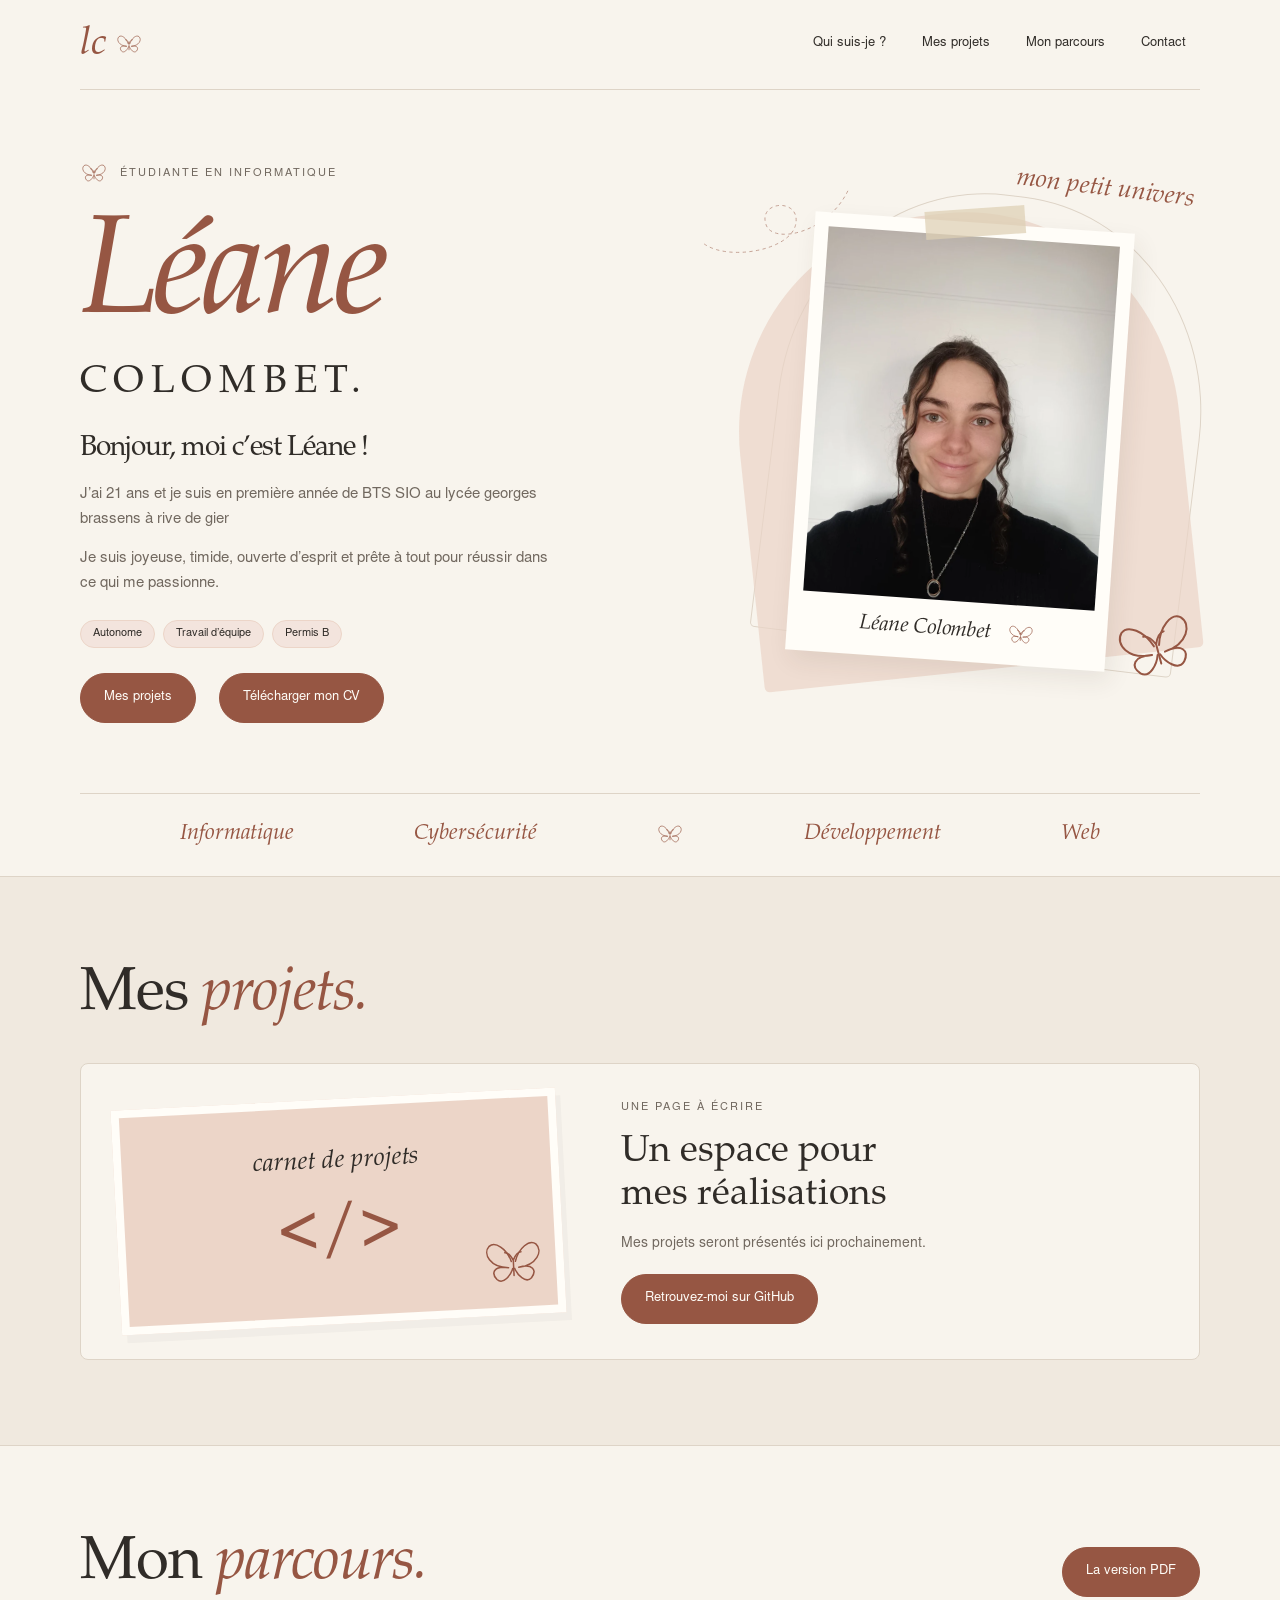
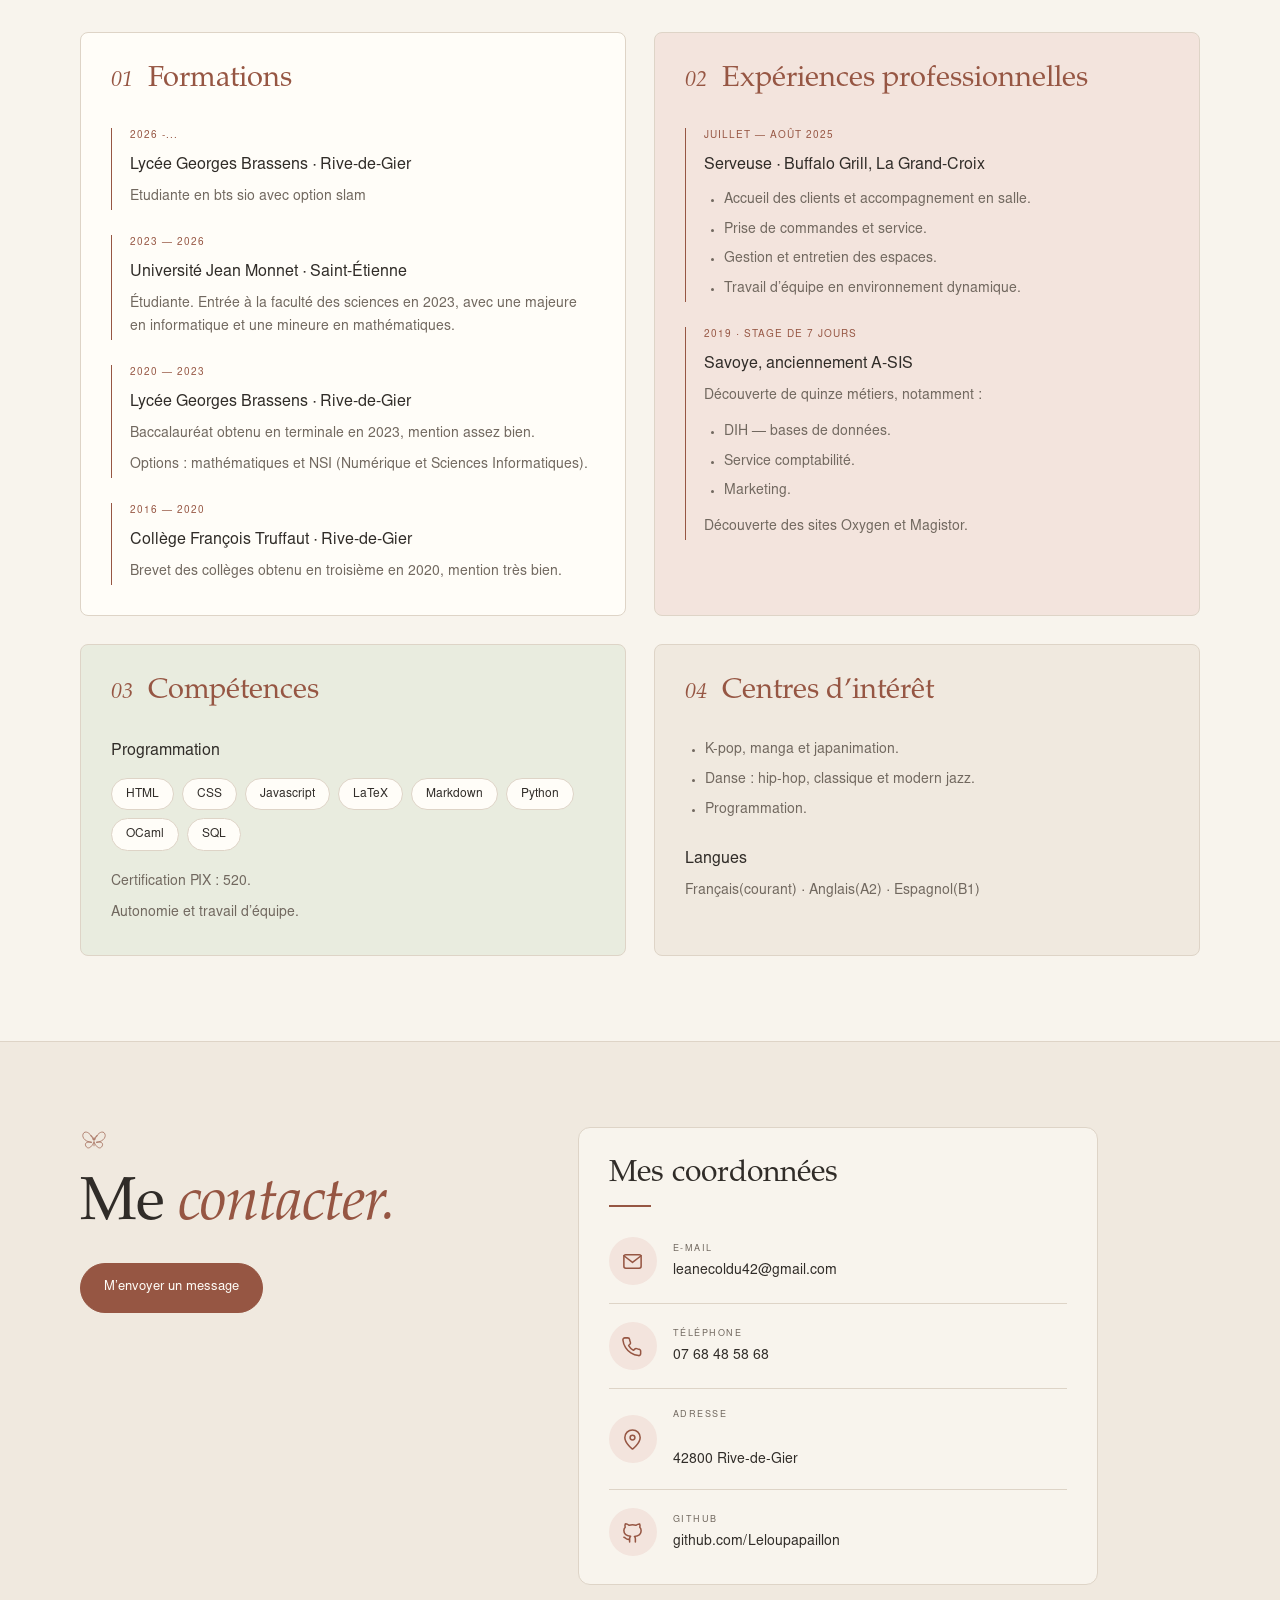
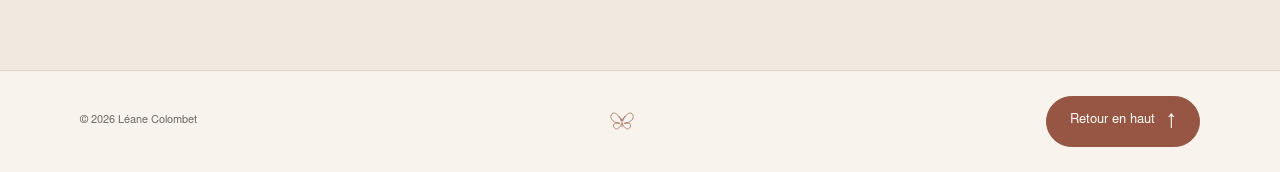
<file: index.html>
<!DOCTYPE html>
<html lang="fr">
<head>
    <meta charset="UTF-8">
    <meta name="viewport" content="width=device-width, initial-scale=1.0">
    <title>Mon portfolio</title>
    <meta http-equiv="refresh" content="0; url=./portfolio-leane-colombet/index.html">
</head>
<body>
    <p>
        Redirection vers mon portfolio...
        <a href="./portfolio-leane-colombet/index.html">
            Cliquez ici si la redirection ne fonctionne pas.
        </a>
    </p>
</body>
</html>
</file>
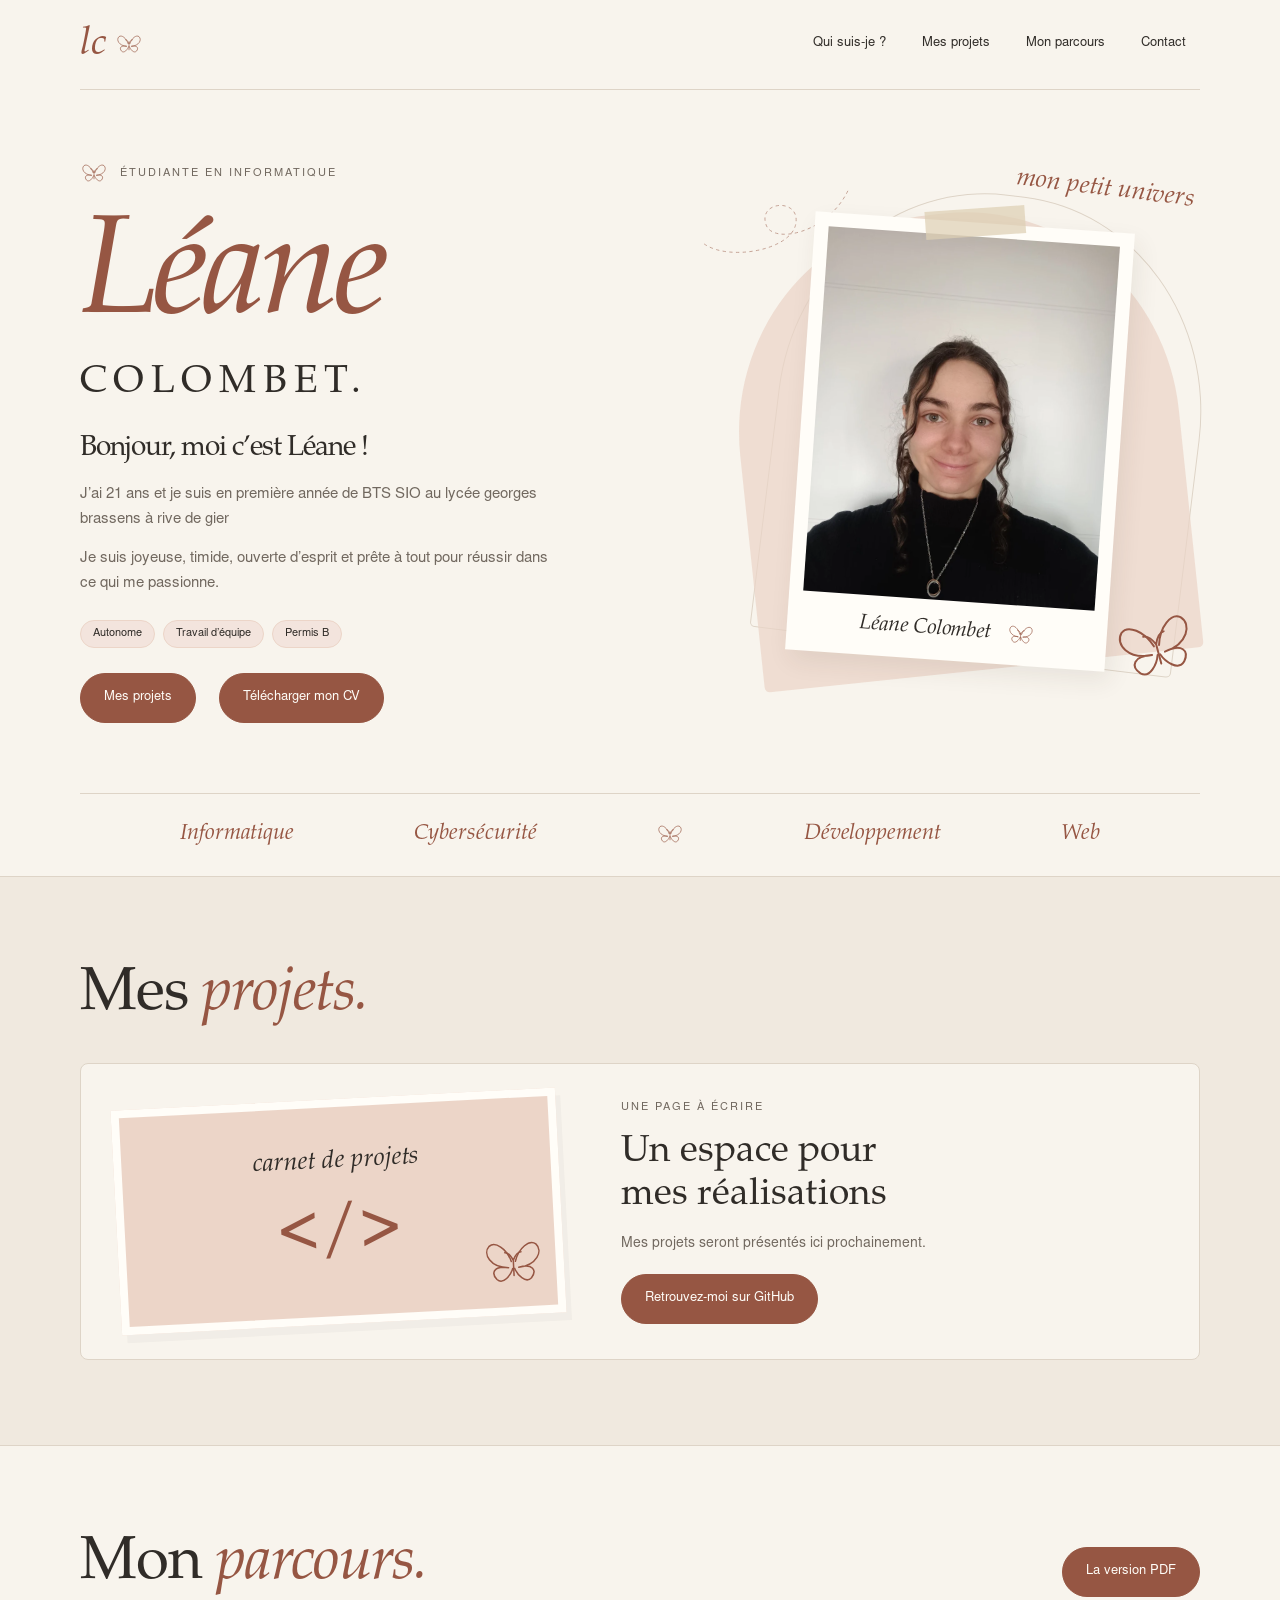
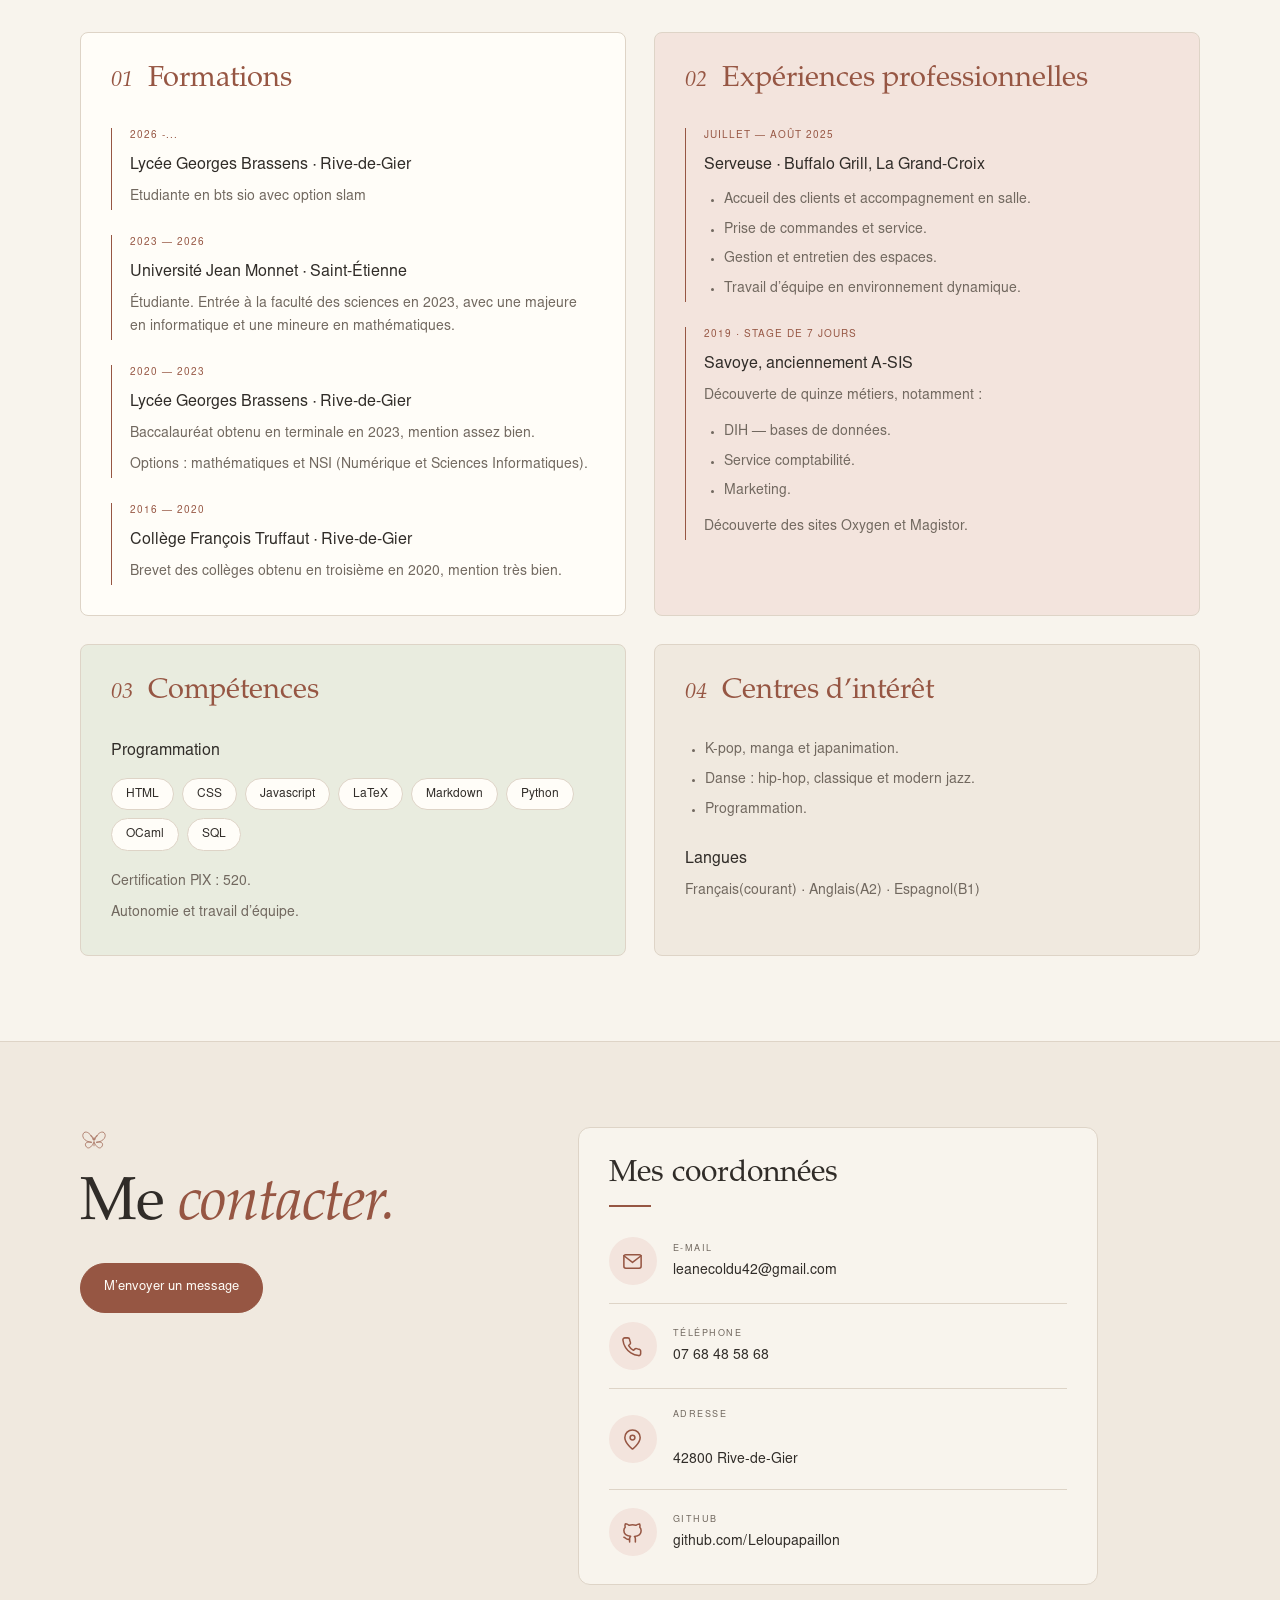
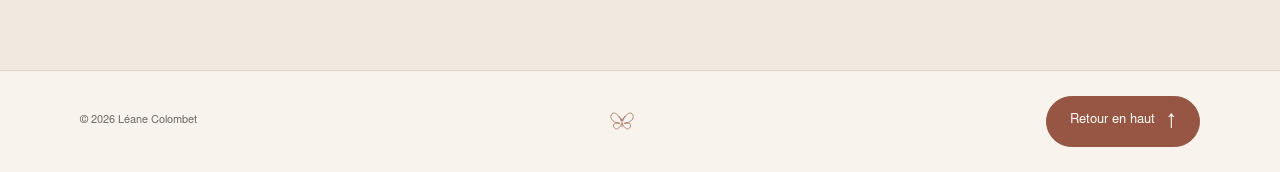
<file: portfolio-leane-colombet/index.html>
<!DOCTYPE html>
<html lang="fr">
<head>
  <meta charset="UTF-8">
  <meta name="viewport" content="width=device-width, initial-scale=1">
  <meta name="theme-color" content="#f8f4ed">
  <meta name="description" content="Portfolio de Léane Colombet, étudiante en informatique : présentation, formations, expériences, compétences et centres d’intérêt.">
  <title>Léane Colombet — Portfolio</title>
  <link rel="icon" type="image/svg+xml" href="assets/papillon.svg">
  <link rel="stylesheet" href="style.css?v=parcours-retour-6">
  <script src="script.js" defer></script>
</head>
<body>
  <a class="skip-link" href="#contenu">Aller au contenu</a>

  <!--  les liens du menu ici. -->
  <header class="header container">
    <a class="logo" href="#a-propos" aria-label="Léane Colombet, accueil">
      lc
      <img class="butterfly" src="assets/papillon.svg" alt="" width="28" height="28">
    </a>

    <button class="menu-button" aria-controls="navigation" aria-expanded="false" aria-label="Ouvrir le menu">
      <span></span>
      <span></span>
    </button>

    <nav class="navigation" id="navigation" aria-label="Navigation principale">
      <a href="#a-propos">Qui suis-je ?</a>
      <a href="#projets">Mes projets</a>
      <a href="#cv">Mon parcours</a>
      <a href="#contact">Contact</a>
    </nav>
  </header>

  <main id="contenu">
    <!-- PRÉSENTATION : le texte et la photo peuvent être remplacés ici. -->
    <section class="hero container" id="a-propos" aria-labelledby="nom">
      <div class="hero-text">
        <p class="eyebrow">
          <img class="butterfly" src="assets/papillon.svg" alt="" width="28" height="28">
          ÉTUDIANTE EN INFORMATIQUE
        </p>

        <h1 id="nom"><em>Léane</em><span class="surname">Colombet.</span></h1>

        <h2 class="hello">Bonjour, moi c’est Léane !</h2>
        <p>J’ai 21 ans et je suis en première année de BTS SIO au lycée georges brassens à rive de gier </p>
        <p>Je suis joyeuse, timide, ouverte d’esprit et prête à tout pour réussir dans ce qui me passionne.</p>

        <div class="qualities" aria-label="Mes qualités et informations pratiques">
          <span>Autonome</span>
          <span>Travail d’équipe</span>
          <span>Permis B</span>
        </div>

        <div class="hero-links">
          <a class="button" href="#projets">Mes projets</a>
          <a class="button" href="assets/CV_Leane_Colombet.pdf" download>Télécharger mon CV</a>
        </div>
      </div>

      <div class="portrait-area">
        <span class="portrait-note" aria-hidden="true">mon petit univers</span>
        <img class="flight-path" src="assets/envol.svg" alt="" width="180" height="90">
        <figure class="portrait">
          <span class="tape" aria-hidden="true"></span>
          <img class="portrait-photo" src="assets/leane-colombet.webp" alt="Portrait de Léane Colombet" width="698" height="928" fetchpriority="high">
          <figcaption>Léane Colombet <img class="butterfly" src="assets/papillon.svg" alt="" width="28" height="28"></figcaption>
        </figure>
        <img class="portrait-butterfly" src="assets/papillon.svg" alt="" width="85" height="85">
      </div>
    </section>

    <!-- Une ligne discrète sur les centres d'intérêt, déjà présents dans le CV. -->
    <div class="universe-strip container" aria-label="Mon univers">
      <span>Informatique</span>
      <span>Cybersécurité</span>
      <img class="butterfly" src="assets/papillon.svg" alt="" width="28" height="28">
      <span>Développement</span>
      <span>Web</span>
    </div>

    <!-- PROJETS : ajouter les réalisations réelles de Léane dans cette section. -->
    <section class="projects section" id="projets" aria-labelledby="projects-title">
      <div class="container">
        <div class="section-heading">
          <h2 id="projects-title">Mes <em>projets.</em></h2>
        </div>

        <div class="projects-placeholder">
          <!-- Illustration décorative en HTML/CSS, sans image à télécharger. -->
          <div class="project-art" aria-hidden="true">
            <span class="project-art-title">carnet de projets</span>
            <span class="project-code">&lt;/&gt;</span>
            <img src="assets/papillon.svg" alt="" width="65" height="65">
          </div>
          <div class="project-description">
            <p class="eyebrow">UNE PAGE À ÉCRIRE</p>
            <h3>Un espace pour<br>mes réalisations</h3>
            <p>Mes projets seront présentés ici prochainement.</p>
            <a class="button" href="https://github.com/Leloupapaillon" target="_blank" rel="noopener noreferrer">Retrouvez-moi sur GitHub</a>
          </div>
        </div>

        <!--
          POUR AJOUTER UN PROJET : remplacer l'encadré ci-dessus par exemple par :

          <article class="project">
            <h3>Nom du projet</h3>
            <p>Présentation du projet et de ce que j'ai réalisé.</p>
            <a class="button" href="URL_DU_PROJET">Voir le projet</a>
          </article>
        -->
      </div>
    </section>

    <section class="resume section container" id="cv" aria-labelledby="resume-title">
      <div class="section-heading resume-heading">
        <div>
          <h2 id="resume-title">Mon <em>parcours.</em></h2>
        </div>
        <a class="button" href="assets/CV_Leane_Colombet.pdf" download>La version PDF</a>
      </div>

      <div class="resume-grid">
        <section class="resume-block study-card" aria-labelledby="formations-title">
          <div class="card-heading">
            <span class="card-number" aria-hidden="true">01</span>
            <h3 id="formations-title">Formations</h3>
          </div>
          <article class="resume-item">
              <p class="date"> 2026 -...</p>
              <h4>Lycée Georges Brassens · Rive-de-Gier</h4>
              <p>Etudiante en bts sio avec option slam </option></p>
          </article>
          <article class="resume-item">
            <p class="date">2023 — 2026</p>
            <h4>Université Jean Monnet · Saint-Étienne</h4>
            <p>Étudiante. Entrée à la faculté des sciences en 2023, avec une majeure en informatique et une mineure en mathématiques.</p>
          </article>

          <article class="resume-item">
            <p class="date">2020 — 2023</p>
            <h4>Lycée Georges Brassens · Rive-de-Gier</h4>
            <p>Baccalauréat obtenu en terminale en 2023, mention assez bien.</p>
            <p>Options : mathématiques et NSI (Numérique et Sciences Informatiques).</p>
          </article>

          <article class="resume-item">
            <p class="date">2016 — 2020</p>
            <h4>Collège François Truffaut · Rive-de-Gier</h4>
            <p>Brevet des collèges obtenu en troisième en 2020, mention très bien.</p>
          </article>
        </section>

        <section class="resume-block experience-card" aria-labelledby="experience-title">
          <div class="card-heading">
            <span class="card-number" aria-hidden="true">02</span>
            <h3 id="experience-title">Expériences professionnelles</h3>
          </div>

          <article class="resume-item">
            <p class="date">JUILLET — AOÛT 2025</p>
            <h4>Serveuse · Buffalo Grill, La Grand-Croix</h4>
            <ul>
              <li>Accueil des clients et accompagnement en salle.</li>
              <li>Prise de commandes et service.</li>
              <li>Gestion et entretien des espaces.</li>
              <li>Travail d’équipe en environnement dynamique.</li>
            </ul>
          </article>

          <article class="resume-item">
            <p class="date">2019 · STAGE DE 7 JOURS</p>
            <h4>Savoye, anciennement A-SIS</h4>
            <p>Découverte de quinze métiers, notamment :</p>
            <ul>
              <li>DIH — bases de données.</li>
              <li>Service comptabilité.</li>
              <li>Marketing.</li>
            </ul>
            <p>Découverte des sites Oxygen et Magistor.</p>
          </article>
        </section>

        <section class="resume-block skills-card" aria-labelledby="skills-title">
          <div class="card-heading">
            <span class="card-number" aria-hidden="true">03</span>
            <h3 id="skills-title">Compétences</h3>
          </div>
          <h4>Programmation</h4>
          <ul class="skill-tags" aria-label="Langages et outils">
            <li>HTML</li>
            <li>CSS</li>
            <li>Javascript</li>
            <li>LaTeX</li>
            <li>Markdown</li>
            <li>Python</li>
            <li>OCaml</li>
            <li>SQL</li>
          </ul>
          <p>Certification PIX : 520.</p>
          <p>Autonomie et travail d’équipe.</p>
        </section>

        <section class="resume-block interests-card" aria-labelledby="interests-title">
          <div class="card-heading">
            <span class="card-number" aria-hidden="true">04</span>
            <h3 id="interests-title">Centres d’intérêt</h3>
          </div>
          <ul>
            <li>K-pop, manga et japanimation.</li>
            <li>Danse : hip-hop, classique et modern jazz.</li>
            <li>Programmation.</li>
          </ul>
          <h4 class="languages-title">Langues</h4>
          <p>Français(courant) · Anglais(A2) · Espagnol(B1)</p>
        </section>
      </div>
    </section>

    
    <section class="contact section" id="contact" aria-labelledby="contact-title">
      <div class="container contact-layout">
        <div class="section-heading">
          <img class="butterfly" src="assets/papillon.svg" alt="" width="28" height="28">
          <h2 id="contact-title">Me <em>contacter.</em></h2>
          <a class="button" href="mailto:leanecoldu42@gmail.com">M’envoyer un message</a>
        </div>

        <div class="contact-card">
          <h3 class="contact-card-title">Mes coordonnées</h3>

          <!-- Les SVG sont de petites icônes intégrées : aucun fichier de police supplémentaire. -->
          <address class="contact-details">
            <a class="contact-row" href="mailto:leanecoldu42@gmail.com">
              <span class="contact-icon" aria-hidden="true">
                <svg viewBox="0 0 24 24" focusable="false">
                  <rect x="3" y="5" width="18" height="14" rx="2"/>
                  <path d="m3 6 9 7 9-7"/>
                </svg>
              </span>
              <span class="contact-text">
                <span class="contact-label">E-MAIL</span>
                <span class="contact-value">leanecoldu42@gmail.com</span>
              </span>
            </a>

            <a class="contact-row" href="tel:+33768485868">
              <span class="contact-icon" aria-hidden="true">
                <svg viewBox="0 0 24 24" focusable="false">
                  <path d="M20.5 16.5v3a2 2 0 0 1-2.2 2 18 18 0 0 1-8-2.8 18 18 0 0 1-5.5-5.5 18 18 0 0 1-2.8-8A2 2 0 0 1 4 3h3a2 2 0 0 1 2 1.7c.1 1 .4 2 .8 2.9a2 2 0 0 1-.5 2.1L8 11a14 14 0 0 0 5 5l1.3-1.3a2 2 0 0 1 2.1-.5c.9.4 1.9.7 2.9.8a2 2 0 0 1 1.2 1.5Z"/>
                </svg>
              </span>
              <span class="contact-text">
                <span class="contact-label">TÉLÉPHONE</span>
                <span class="contact-value">07 68 48 58 68</span>
              </span>
            </a>

            <div class="contact-row">
              <span class="contact-icon" aria-hidden="true">
                <svg viewBox="0 0 24 24" focusable="false">
                  <path d="M20 10c0 6-8 12-8 12S4 16 4 10a8 8 0 1 1 16 0Z"/>
                  <circle cx="12" cy="10" r="2.5"/>
                </svg>
              </span>
              <span class="contact-text">
                <span class="contact-label">ADRESSE</span>
                <span class="contact-value"><br>42800 Rive-de-Gier</span>
              </span>
            </div>

            <a class="contact-row" href="https://github.com/Leloupapaillon" target="_blank" rel="noopener noreferrer">
              <span class="contact-icon" aria-hidden="true">
                <svg viewBox="0 0 24 24" focusable="false">
                  <path d="M9 19c-4 1-4-2-6-2m12 5v-3.5c0-1-.2-1.7-1-2.4 3.5-.4 7-1.7 7-6a5 5 0 0 0-1.4-3.5 5 5 0 0 0-.1-3.5s-1.3-.4-4 1.4a13 13 0 0 0-7 0C5.8 2.6 4.5 3 4.5 3a5 5 0 0 0-.1 3.5A5 5 0 0 0 3 10c0 4.3 3.5 5.6 7 6-.8.7-1 1.4-1 2.4V22"/>
                </svg>
              </span>
              <span class="contact-text">
                <span class="contact-label">GITHUB</span>
                <span class="contact-value">github.com/Leloupapaillon</span>
              </span>
            </a>
          </address>
        </div>
      </div>
    </section>
  </main>

  <footer class="footer container">
    <p>© <span id="year">2026</span> Léane Colombet</p>
    <img class="butterfly" src="assets/papillon.svg" alt="" width="28" height="28">
    <a class="button" href="#a-propos">Retour en haut <span class="button-arrow" aria-hidden="true">↑</span></a>
  </footer>
</body>
</html>
</file>
<file: portfolio-leane-colombet/style.css>
/* ==================================================
   1. POLICES
   Les fichiers WOFF sont les polices du site.
   Pour utiliser uniquement les polices de l'ordinateur,
   supprimer ces trois blocs et changer les variables
   --font-title et --font-text dans la section suivante.
   ================================================== */

@font-face {
  font-family: 'Editorial';
  src: url('assets/editorial.woff') format('woff');
  font-weight: 400;
  font-style: normal;
  font-display: swap;
}

@font-face {
  font-family: 'Editorial';
  src: url('assets/editorial-italic.woff') format('woff');
  font-weight: 400;
  font-style: italic;
  font-display: swap;
}

@font-face {
  font-family: 'SoftSans';
  src: url('assets/sans.woff') format('woff');
  font-weight: 400;
  font-style: normal;
  font-display: swap;
}

/* ==================================================
   2. COULEURS ET RÉGLAGES 
   
   ================================================== */

:root {
  --background: #f8f4ed;
  --background-soft: #f0e9df;
  --text: #302c28;
  --text-soft: #71685f;
  --accent: #965643;
  --pink: #ecd5c8;
  --pink-soft: #f3e4dd;
  --sage: #e9ecdf;
  --border: #ded4c7;
  --white: #fffdf8;
  --font-title: 'Editorial', Georgia, serif;
  --font-text: 'SoftSans', Arial, sans-serif;
  --page-width: 1120px;
}

/* ==================================================
   3. BASE COMMUNE À TOUTES LES RUBRIQUES
   ================================================== */

* {
  box-sizing: border-box;
}

html {
  scroll-behavior: smooth;
  scroll-padding-top: 25px;
}

body {
  margin: 0;
  background: var(--background);
  color: var(--text);
  font-family: var(--font-text);
  font-size: 16px;
  line-height: 1.7;
}

h1, h2, h3, h4, p, figure {
  margin: 0;
}

h1, h2, h3, h4 {
  font-weight: 400;
}

h2 {
  font-family: var(--font-title);
  font-size: 60px;
  letter-spacing: -1px;
  line-height: 1.1;
}

h2 em {
  color: var(--accent);
}

a {
  color: inherit;
  text-decoration: none;
}

a:hover {
  color: var(--accent);
}

img {
  display: block;
  max-width: 100%;
  height: auto;
  
}

button {
  color: inherit;
  font: inherit;
  cursor: pointer;
}

ul {
  padding-left: 20px;
  margin: 12px 0;
}

li {
  margin-bottom: 6px;
}

:focus-visible {
  outline: 2px solid var(--accent);
  outline-offset: 5px;
}

::selection {
  background: var(--pink);
}

.container {
  width: calc(100% - 64px);
  max-width: var(--page-width);
  margin: 0 auto;
}

.section {
  padding: 85px 0;
}

.eyebrow {
  display: flex;
  align-items: center;
  gap: 12px;
  color: var(--text-soft);
  font-size: 11px;
  letter-spacing: 2px;
}

.section-heading {
  margin-bottom: 35px;
}

.section-heading .eyebrow {
  margin-bottom: 12px;
}

.butterfly {
  width: 28px;
  height: 28px;
  flex-shrink: 0;
}

.button {
  display: inline-flex;
  align-items: center;
  justify-content: center;
  padding: 13px 23px;
  background: var(--accent);
  color: var(--white);
  border: 1px solid var(--accent);
  border-radius: 30px;
  font-size: 13px;
  transition: background 0.2s, transform 0.2s;
}

/* Flèche réservée au bouton « Retour en haut ». */
.button-arrow {
  margin-left: 12px;
  font-size: 18px;
  line-height: 1;
}

.button:hover {
  transform: translateY(-2px);
  background: var(--text);
  border-color: var(--text);
  color: var(--white);
}

.skip-link {
  position: fixed;
  top: 10px;
  left: 10px;
  z-index: 20;
  padding: 10px 20px;
  background: var(--text);
  color: var(--white);
  transform: translateY(-200%);
}

.skip-link:focus {
  transform: translateY(0);
  color: var(--white);
}

/* ==================================================
   4. EN-TÊTE ET MENU
   ================================================== */

.header {
  position: relative;
  display: flex;
  align-items: center;
  justify-content: space-between;
  min-height: 90px;
  border-bottom: 1px solid var(--border);
}

.logo {
  display: flex;
  align-items: center;
  gap: 8px;
  color: var(--accent);
  font-family: var(--font-title);
  font-size: 39px;
  font-style: italic;
  line-height: 1;
}

.navigation {
  display: flex;
  gap: 8px;
  font-size: 13px;
}

.navigation a {
  padding: 8px 14px;
  border-radius: 20px;
  transition: background 0.2s;
}

.navigation a:hover {
  background: var(--pink);
}

.menu-button {
  display: none;
}

/* ==================================================
   5. PRÉSENTATION ET PHOTO
   ================================================== */

.hero {
  display: grid;
  grid-template-columns: 1.2fr 1fr;
  align-items: center;
  gap: 65px;
  padding-top: 70px;
  padding-bottom: 70px;
}

.hero h1 {
  margin: 25px 0 32px;
  font-family: var(--font-title);
  font-size: clamp(100px, 11vw, 150px);
  line-height: 0.95;
  letter-spacing: -5px;
}

.hero h1 em {
  color: var(--accent);
}

/* Le prénom et le nom ont volontairement des tailles différentes. */
.surname {
  display: block;
  margin-top: 17px;
  color: var(--text);
  font-size: 39px;
  letter-spacing: 7px;
  text-transform: uppercase;
}

.hello {
  margin-bottom: 17px;
  font-size: 28px;
}

.hero-text > p:not(.eyebrow) {
  max-width: 475px;
  margin-bottom: 13px;
  color: var(--text-soft);
  font-size: 15px;
}

.qualities {
  display: flex;
  flex-wrap: wrap;
  gap: 8px;
  margin: 23px 0;
}

.qualities span {
  padding: 4px 12px;
  background: var(--pink-soft);
  border: 1px solid var(--pink);
  border-radius: 20px;
  font-size: 11px;
}

.hero-links {
  display: flex;
  flex-wrap: wrap;
  align-items: center;
  gap: 23px;
  margin-top: 25px;
}

.portrait-area {
  position: relative;
  display: flex;
  align-items: center;
  justify-content: center;
  min-height: 520px;
  isolation: isolate;
}

/* Le fond rose est indépendant de la photo. */
.portrait-area::before {
  content: '';
  position: absolute;
  width: 92%;
  height: 88%;
  background: var(--pink);
  border-radius: 48% 48% 5px 5px;
  opacity: 0.7;
  transform: rotate(-6deg);
}

/* Un contour fin accompagne le fond rose. */
.portrait-area::after {
  content: '';
  position: absolute;
  z-index: -1;
  top: 12px;
  right: 0;
  width: 88%;
  height: 88%;
  border: 1px solid var(--border);
  border-radius: 48% 48% 5px 5px;
  transform: rotate(7deg);
}

.portrait-note {
  position: absolute;
  top: -13px;
  right: 5px;
  color: var(--accent);
  font-family: var(--font-title);
  font-size: 25px;
  font-style: italic;
  transform: rotate(7deg);
}

.flight-path {
  position: absolute;
  top: 3px;
  left: -18px;
  width: 150px;
  opacity: 0.6;
}

.portrait {
  position: relative;
  width: 320px;
  padding: 14px 14px 0;
  background: var(--white);
  box-shadow: 5px 10px 25px #40342915;
  transform: rotate(4deg);
  transition: transform 0.3s;
}

.portrait:hover {
  transform: rotate(1deg);
}

.portrait-photo {
  width: 100%;
  height: 365px;
  object-fit: cover;
  object-position: center 39%;
}

.portrait figcaption {
  display: flex;
  align-items: center;
  justify-content: center;
  gap: 15px;
  min-height: 60px;
  font-family: var(--font-title);
  font-size: 21px;
  font-style: italic;
}

.tape {
  position: absolute;
  top: -14px;
  left: calc(50% - 50px);
  width: 100px;
  height: 28px;
  background: #ded0b5b8;
  transform: rotate(-8deg);
}

.portrait-butterfly {
  position: absolute;
  right: 0;
  bottom: 10px;
  width: 85px;
  height: 85px;
  transform: rotate(-15deg);
}

/* Une petite ligne des centres d'intérêt sépare les rubriques. */
.universe-strip {
  display: flex;
  align-items: center;
  justify-content: space-evenly;
  gap: 20px;
  padding: 22px 0;
  border-top: 1px solid var(--border);
  color: var(--accent);
  font-family: var(--font-title);
  font-size: 22px;
  font-style: italic;
}

/* ==================================================
   6. PROJETS
   Ajouter les projets dans index.html.
   ================================================== */

.projects {
  background: var(--background-soft);
  border-top: 1px solid var(--border);
  border-bottom: 1px solid var(--border);
}

.projects-placeholder,
.project {
  padding: 35px;
  background: var(--background);
  border: 1px solid var(--border);
  border-radius: 8px;
}

.projects-placeholder {
  display: grid;
  grid-template-columns: 0.9fr 1.1fr;
  align-items: center;
  gap: 60px;
}

/* Le petit carnet est dessiné uniquement avec du CSS. */
.project-art {
  position: relative;
  display: flex;
  flex-direction: column;
  align-items: center;
  justify-content: center;
  min-height: 225px;
  padding: 25px;
  background: var(--pink);
  border: 8px solid var(--white);
  box-shadow: 5px 8px 0 #302c2808;
  transform: rotate(-3deg);
}

.project-art-title {
  font-family: var(--font-title);
  font-size: 25px;
  font-style: italic;
}

.project-code {
  margin-top: 5px;
  color: var(--accent);
  font-family: var(--font-title);
  font-size: 67px;
  line-height: 1.4;
}

.project-art img {
  position: absolute;
  right: 10px;
  bottom: 10px;
  width: 65px;
}

.projects .project-description h3 {
  margin: 15px 0;
  font-size: 37px;
  line-height: 1.15;
}

.projects h3 {
  margin-bottom: 8px;
  font-family: var(--font-title);
  font-size: 28px;
}

.projects p:not(.eyebrow) {
  color: var(--text-soft);
  font-size: 14px;
}

.projects .button {
  margin-top: 18px;
}

.project + .project {
  margin-top: 20px;
}

/* ==================================================
   7. CV : FORMATIONS, EXPÉRIENCES, COMPÉTENCES,
   CENTRES D'INTÉRÊT ET LANGUES
   ================================================== */

.resume-heading {
  display: flex;
  align-items: end;
  justify-content: space-between;
  gap: 25px;
}

.resume-grid {
  display: grid;
  grid-template-columns: 1fr 1fr;
  gap: 28px;
}

.resume-block {
  padding: 30px;
  background: var(--white);
  border: 1px solid var(--border);
  border-radius: 8px;
}

/* Chaque carte conserve une nuance douce. */
.experience-card {
  background: var(--pink-soft);
}

.skills-card {
  background: var(--sage);
}

.interests-card {
  background: var(--background-soft);
}

.card-heading {
  display: flex;
  align-items: baseline;
  gap: 15px;
  margin-bottom: 27px;
}

.card-number {
  color: var(--accent);
  font-family: var(--font-title);
  font-size: 22px;
  font-style: italic;
}

.resume-block h3 {
  margin-bottom: 0;
  color: var(--accent);
  font-family: var(--font-title);
  font-size: 29px;
  line-height: 1.2;
}

.resume-block h4 {
  margin-bottom: 9px;
  font-size: 16px;
  line-height: 1.5;
}

.resume-block p,
.resume-block li {
  color: var(--text-soft);
  font-size: 14px;
}

.resume-block p + p {
  margin-top: 7px;
}

/* Une ligne légère relie les étapes du parcours. */
.resume-item {
  margin-bottom: 25px;
  padding-left: 18px;
  border-left: 1px solid var(--accent);
}

.resume-item:last-child {
  margin-bottom: 0;
}

.resume-block .date {
  margin-bottom: 8px;
  color: var(--accent);
  font-size: 10px;
  letter-spacing: 1px;
}

.skill-tags {
  display: flex;
  flex-wrap: wrap;
  gap: 8px;
  padding: 0;
  margin: 15px 0 20px;
  list-style: none;
}

.skill-tags li {
  margin: 0;
  padding: 5px 14px;
  background: var(--white);
  border: 1px solid var(--border);
  border-radius: 20px;
  color: var(--text);
  font-size: 12px;
}

.languages-title {
  margin-top: 25px;
}

/* ==================================================
   8. CONTACT ET PIED DE PAGE
   ================================================== */

.contact {
  background: var(--background-soft);
  border-top: 1px solid var(--border);
  border-bottom: 1px solid var(--border);
}

/* Le titre garde son alignement avec le reste de la page.
   La deuxième colonne occupe l'espace jusqu'au bord droit de la page. */
.contact-layout {
  display: grid;
  grid-template-columns: max-content minmax(0, 1fr);
  gap: 0;
  width: auto;
  max-width: none;
  margin-left: max(32px, calc((100% - var(--page-width)) / 2));
  margin-right: 0;
}

.contact .section-heading {
  margin-bottom: 0;
}

.contact .section-heading > .butterfly {
  margin-bottom: 17px;
}

.contact .button {
  margin-top: 25px;
}


.contact-card {
  justify-self: center;
  align-self: start;
  width: min(520px, calc(100% - 48px));
  padding: 28px 30px;
  background: var(--background);
  border: 1px solid var(--border);
  border-radius: 12px;
}

.contact-card-title {
  margin-bottom: 12px;
  font-family: var(--font-title);
  font-size: 30px;
  line-height: 1.2;
}

.contact-card-title::after {
  content: '';
  display: block;
  width: 42px;
  height: 2px;
  margin-top: 13px;
  background: var(--accent);
}

.contact-details {
  font-style: normal;
}

.contact-row {
  display: flex;
  align-items: center;
  gap: 16px;
  padding: 18px 0;
  border-bottom: 1px solid var(--border);
}

.contact-row:last-child {
  padding-bottom: 0;
  border-bottom: 0;
}

.contact-icon {
  display: flex;
  align-items: center;
  justify-content: center;
  flex-shrink: 0;
  width: 48px;
  height: 48px;
  background: var(--pink-soft);
  color: var(--accent);
  border-radius: 50%;
}

/* Le dessin des icônes reste fin, comme celui des papillons. */
.contact-icon svg {
  width: 23px;
  height: 23px;
  fill: none;
  stroke: currentColor;
  stroke-width: 1.6;
  stroke-linecap: round;
  stroke-linejoin: round;
}

.contact-text {
  flex: 1;
  min-width: 0;
}

.contact-label {
  display: block;
  margin-bottom: 4px;
  color: var(--text-soft);
  font-size: 9px;
  letter-spacing: 1.5px;
}

.contact-value {
  display: block;
  font-size: 14px;
  line-height: 1.6;
  overflow-wrap: anywhere;
}

/* Les lignes cliquables sont celles du téléphone, de l'e-mail et de GitHub. */
a.contact-row:hover .contact-icon {
  background: var(--pink);
}

.footer {
  display: flex;
  align-items: center;
  justify-content: space-between;
  gap: 20px;
  padding-top: 25px;
  padding-bottom: 25px;
  color: var(--text-soft);
  font-size: 11px;
}

/* ==================================================
   9. TABLETTES
   Les règles ci-dessous s'appliquent uniquement
   lorsque l'écran fait au maximum 1000 pixels.
   ================================================== */

@media (max-width: 1000px) {
  .hero {
    gap: 35px;
  }

  .portrait {
    width: 280px;
  }

  .portrait-photo {
    height: 320px;
  }

  .portrait-area {
    min-height: 450px;
  }

  .resume-grid {
    gap: 40px;
  }
}

/* ==================================================
   10. TÉLÉPHONES ET PETITS ÉCRANS
   ================================================== */

@media (max-width: 760px) {
  .container {
    width: calc(100% - 40px);
  }

  .section {
    padding-top: 50px;
    padding-bottom: 50px;
  }

  h2 {
    font-size: 43px;
  }

  .header {
    min-height: 75px;
  }

  .menu-button {
    display: flex;
    flex-direction: column;
    gap: 6px;
    padding: 12px;
    background: transparent;
    border: 0;
  }

  .menu-button span {
    width: 22px;
    height: 1px;
    background: var(--text);
  }

  .navigation {
    display: none;
    position: absolute;
    top: 74px;
    left: 0;
    right: 0;
    z-index: 10;
    flex-direction: column;
    gap: 4px;
    padding: 15px 20px;
    background: var(--background);
    border: 1px solid var(--border);
  }

  .navigation.is-open {
    display: flex;
  }

  .navigation a {
    padding: 10px 0;
  }

  .hero {
    grid-template-columns: 1fr;
    gap: 35px;
    padding-top: 40px;
    padding-bottom: 50px;
  }

  .hero h1 {
    font-size: clamp(90px, 20vw, 120px);
    letter-spacing: -3px;
  }

  .surname {
    font-size: 32px;
    letter-spacing: 5px;
  }

  .hero .eyebrow {
    font-size: 9px;
    letter-spacing: 1.2px;
  }

  .hello {
    font-size: 27px;
  }

  .hero-text > p:not(.eyebrow) {
    max-width: none;
    font-size: 14px;
  }

  .hero-links {
    gap: 20px;
  }

  .portrait {
    width: min(280px, calc(100% - 24px));
  }

  .portrait-area {
    width: 100%;
    max-width: 360px;
    min-height: 450px;
    margin: 0 auto;
  }

  .portrait-butterfly {
    width: 70px;
    height: 70px;
  }

  .resume-heading {
    align-items: start;
    flex-direction: column;
    gap: 20px;
  }

  .universe-strip {
    flex-wrap: wrap;
    gap: 10px;
    font-size: 17px;
  }

  .universe-strip .butterfly {
    width: 22px;
    height: 22px;
  }

  .portrait-note {
    top: -5px;
    font-size: 22px;
  }

  .flight-path {
    left: 0;
    width: 115px;
  }

  .projects-placeholder {
    grid-template-columns: 1fr;
    gap: 30px;
  }

  .project-art {
    width: 95%;
    max-width: 360px;
    min-height: 195px;
    margin: 0 auto;
  }

  .projects .project-description h3 {
    font-size: 32px;
  }

  .resume-block {
    padding: 25px 22px;
  }

  .card-heading {
    gap: 12px;
  }

  .contact-card {
    justify-self: stretch;
    width: 100%;
    padding: 25px 20px;
  }

  .contact-layout {
    width: calc(100% - 40px);
    max-width: var(--page-width);
    margin-left: auto;
    margin-right: auto;
  }

  .contact-row {
    gap: 12px;
  }

  .contact-icon {
    width: 40px;
    height: 40px;
  }

  .contact-value {
    font-size: 13px;
  }

  .resume-grid,
  .contact-layout {
    grid-template-columns: 1fr;
    gap: 35px;
  }

  .resume-block h3 {
    font-size: 28px;
  }

  .projects-placeholder,
  .project {
    padding: 25px 20px;
  }

  .projects h3 {
    font-size: 25px;
  }

  .footer {
    flex-wrap: wrap;
    gap: 15px;
  }

  .footer .butterfly {
    width: 24px;
    height: 24px;
  }
}

/*  réduire les animations. */
@media (prefers-reduced-motion: reduce) {
  html {
    scroll-behavior: auto;
  }

  .button,
  .navigation a,
  .portrait {
    transition: none;
  }
}
</file>
